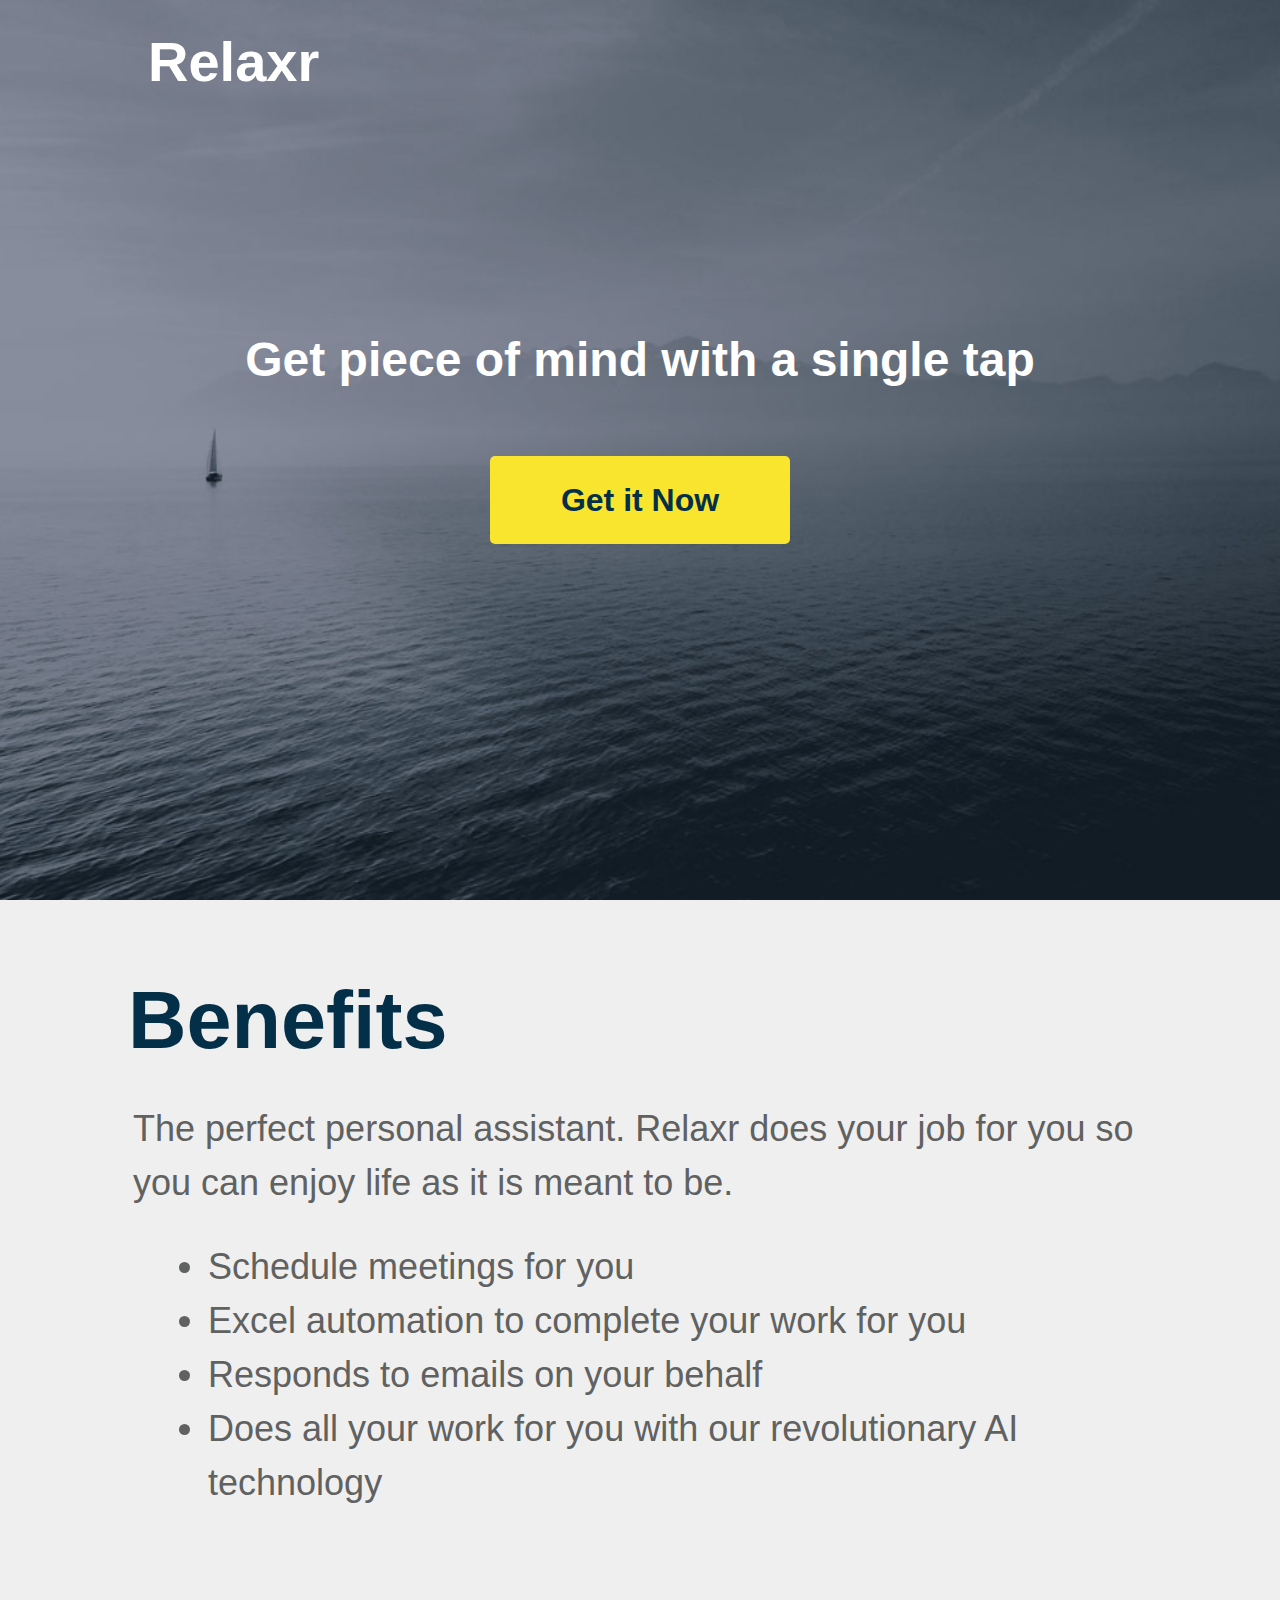
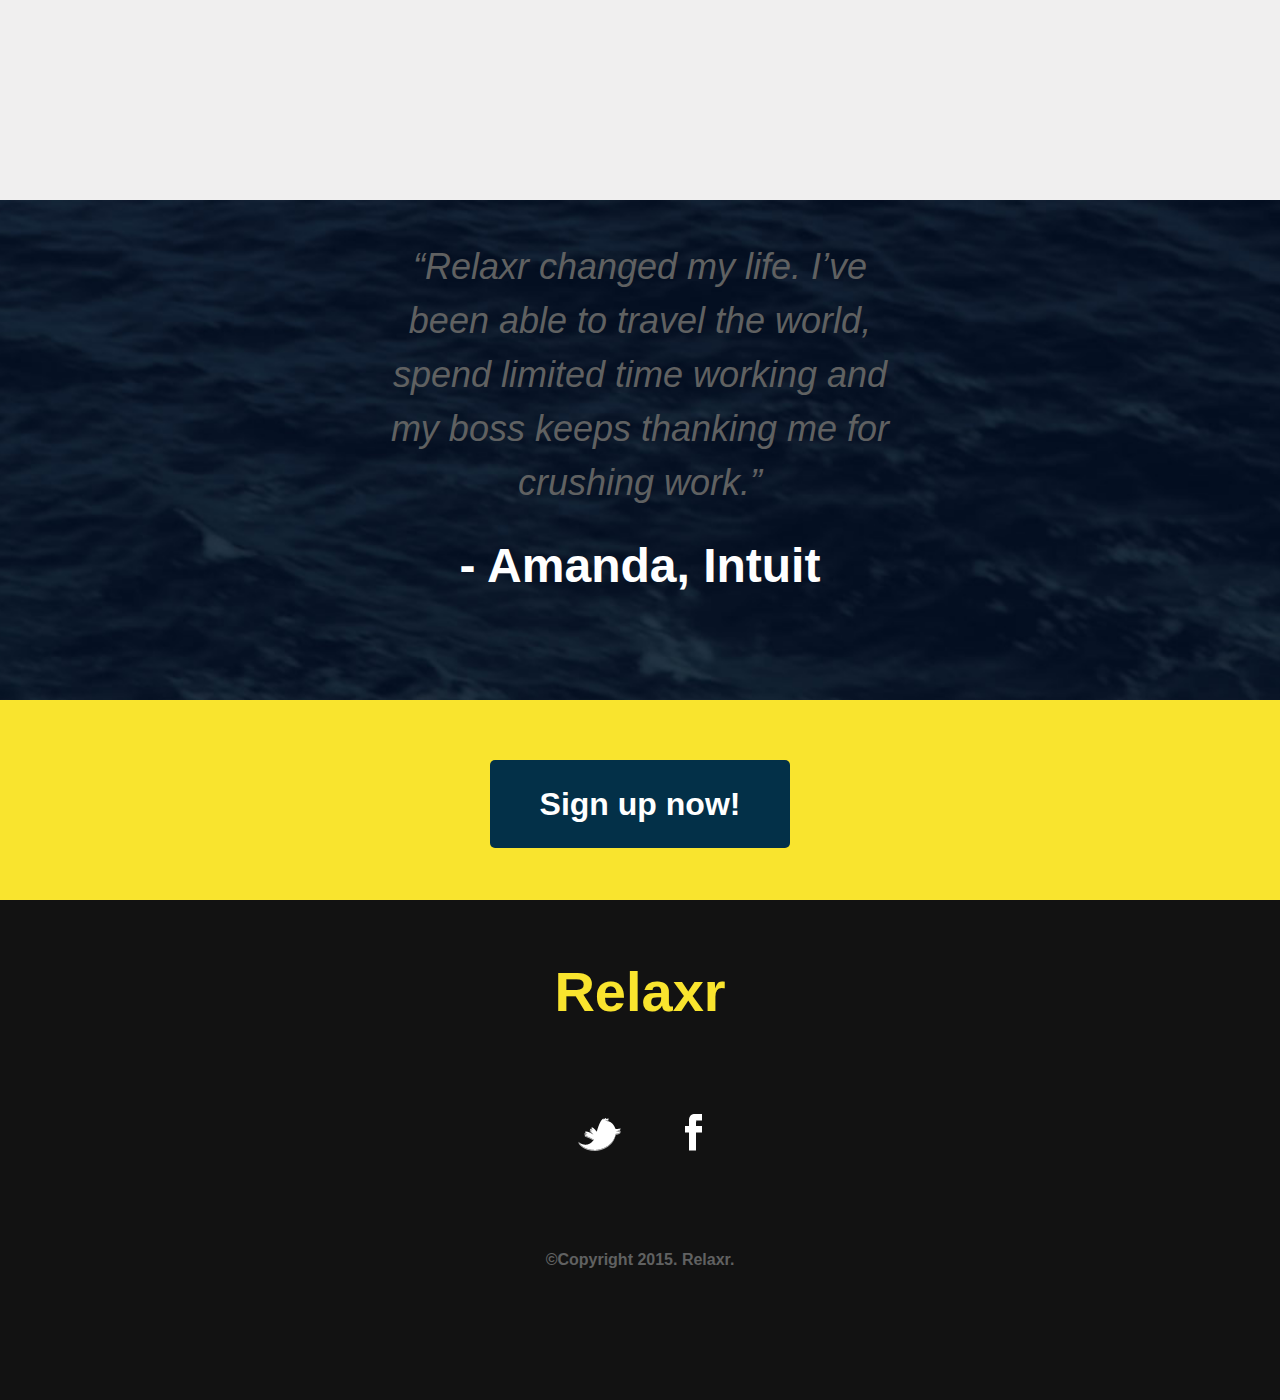
<file: index.html>
<!DOCTYPE html>
<html lang="en">
	<head>
  	<meta charset="utf-8">
  	<meta name="description" content="Your description goes here">
  	<meta name="keywords" content="one, two, three">

		<title>Relaxr</title>

		<!-- external CSS link -->
		<link rel="stylesheet" href="css/reset.css">
		<link rel="stylesheet" href="css/style.css">
		<link href="https://fonts.googleapis.com/css?family=Open+Sans:300,300i,400,600,800">
	</head>
	<body>
		<section class="intro">
			<div class="container">
				<header>
					<h1>Relaxr</h1>
				</header>
				<h2>Get piece of mind with a single tap</h2>
				<nav id="top"><a href="">Get it Now</a></nav>
			</div>
		</section>
		<section class="benefits">
			<div class="container">
			<h3>Benefits</h3>
			<p>The perfect personal assistant. Relaxr does your job for you so you can enjoy life as it is meant to be.</p>
			<ul>
				<li>Schedule meetings for you</li>
				<li>Excel automation to complete your work for you</li>
				<li>Responds to emails on your behalf</li>
				<li>Does all your work for you with our revolutionary AI technology</li>
			</ul>
			</div>
		</section>
		<section class="testimony">
			<div class="container">
				<blockquote>
					“Relaxr changed my life. I’ve been able to travel the world, spend limited time working and my boss keeps thanking me for crushing work.”
				</blockquote>
				<h2>- Amanda, Intuit </h2>
			</div>
		</section>
		<nav id="bottom"> <a href="">Sign up now!</a></nav>
		<footer>
			<div class=container>
				<h4>Relaxr</h4>
				<img src="./images/twitter.png" alt="Twitter logo">
				<img src="./images/facebook.png" alt="Facebook logo">
				<div>&copyCopyright 2015. Relaxr.</div>		
			</div>
		</footer>
	</body>
</html>
</file>
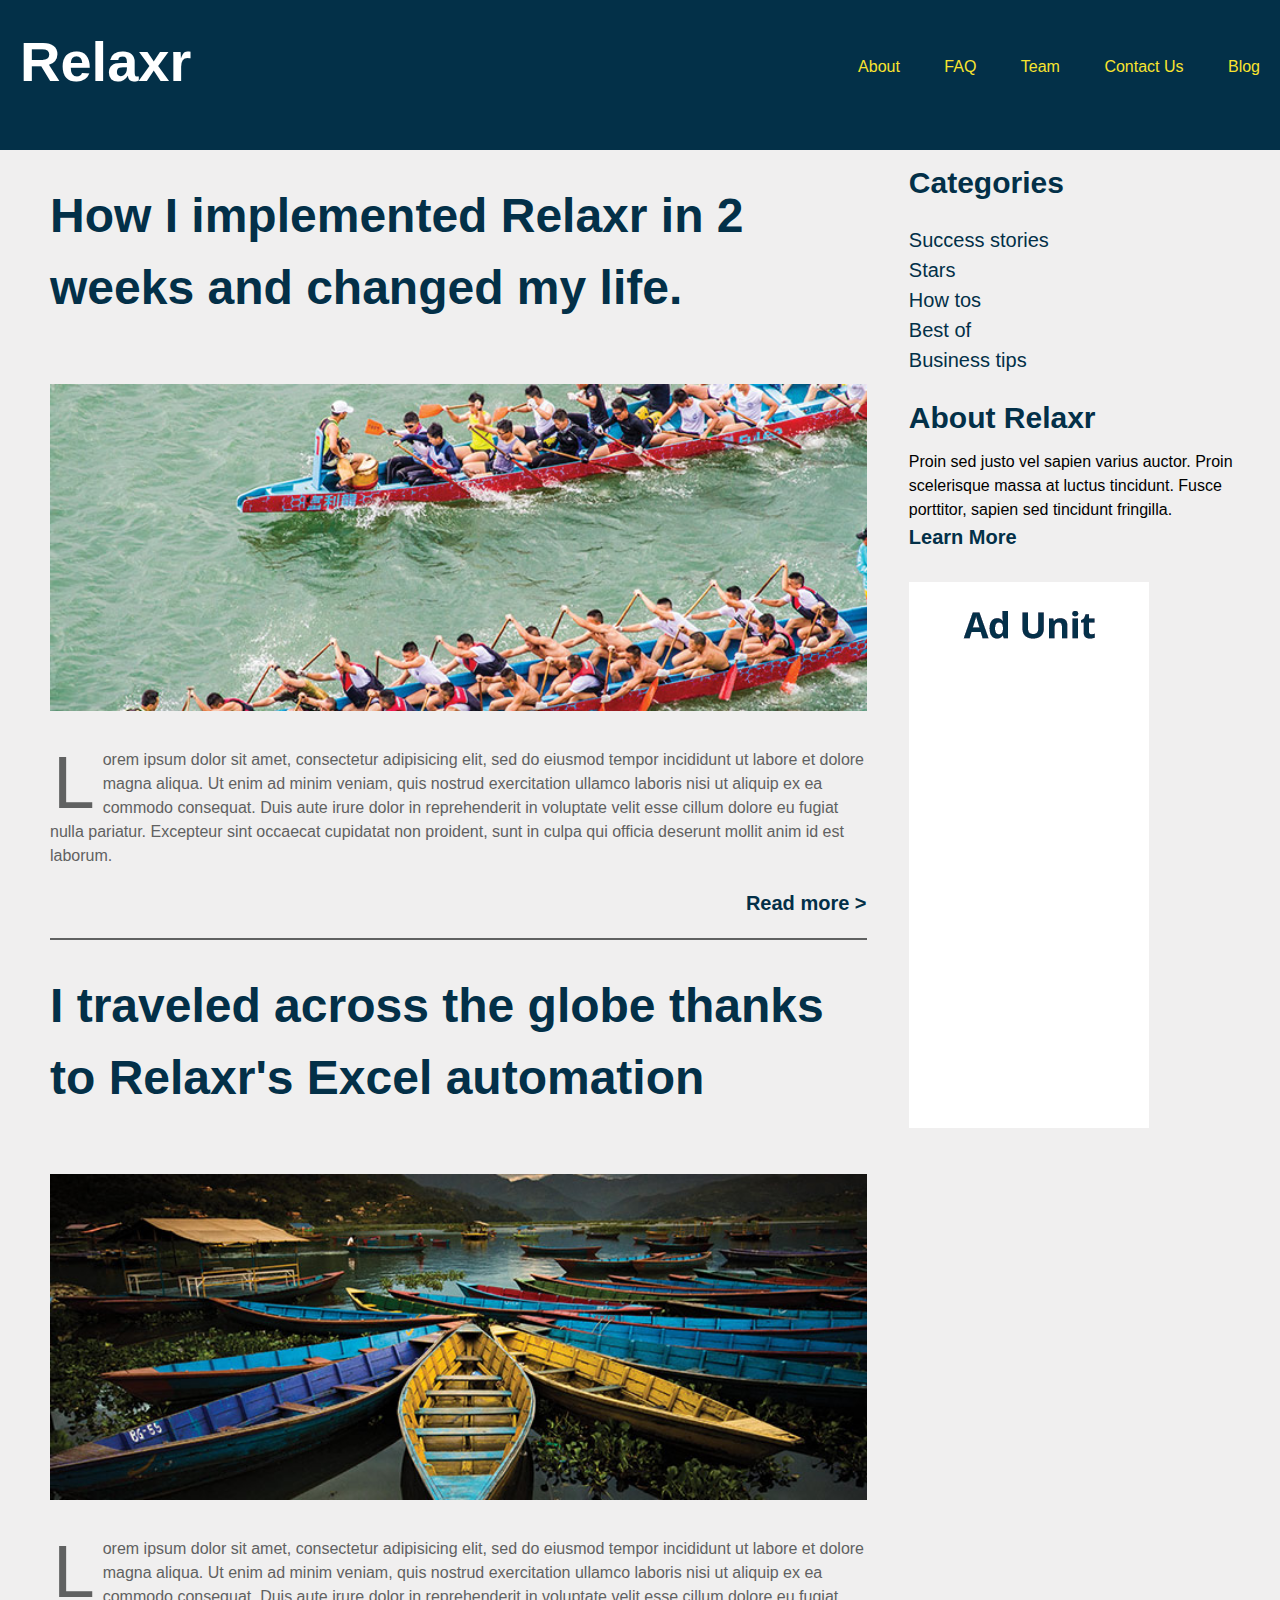
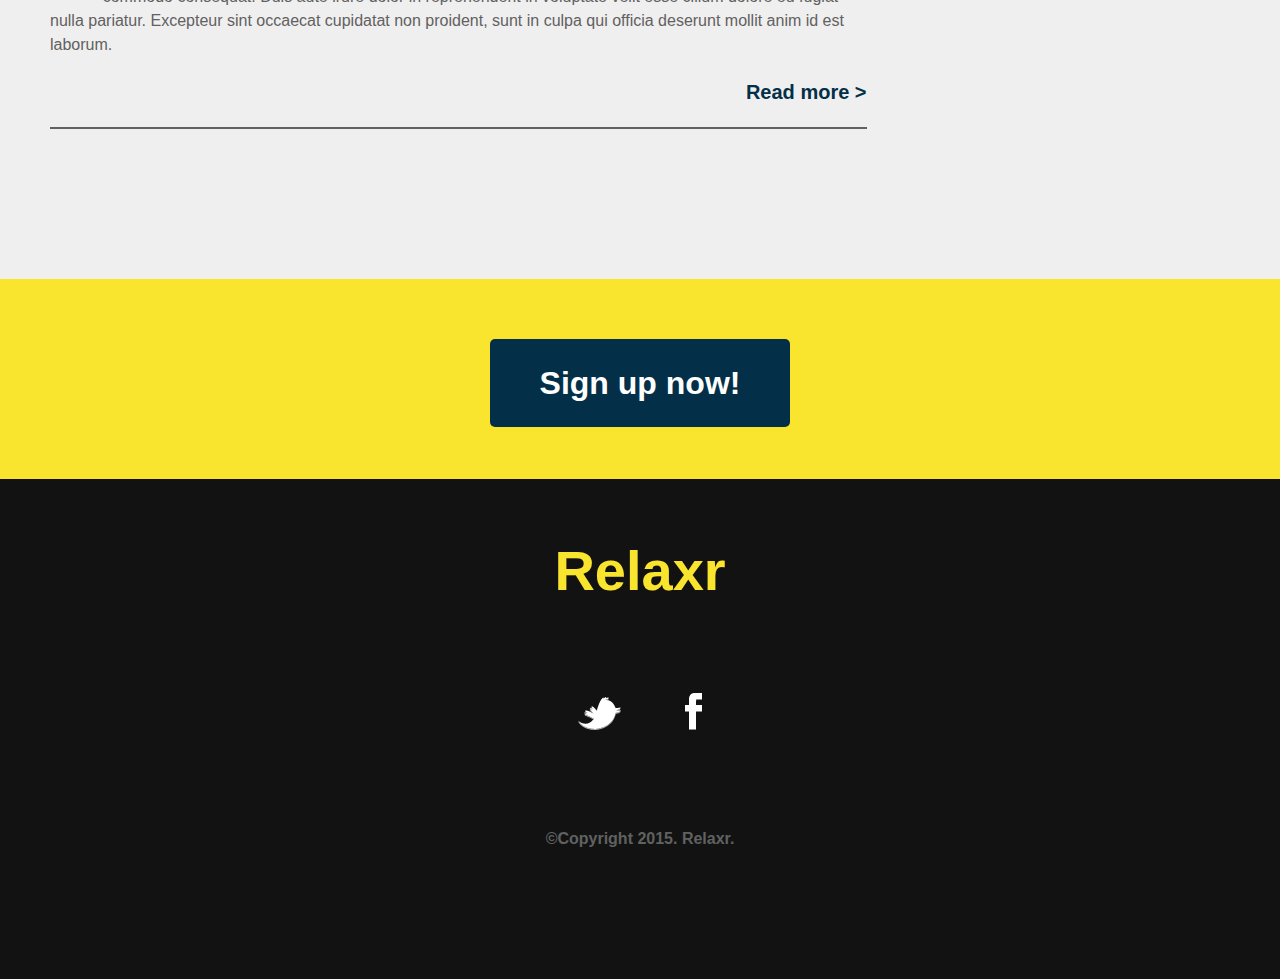
<file: blog.html>
<!DOCTYPE html>
<html lang="en">
	<head>
  	<meta charset="utf-8">
  	<meta name="blog" content="Relaxr blog page">
  	<meta name="Relaxr" content="travel, developing">

		<title>Relaxr</title>

		<!-- external CSS link -->
		<link rel="stylesheet" href="css/reset.css">
		<link rel="stylesheet" href="css/style.css">
		<link href="https://fonts.googleapis.com/css?family=Open+Sans:300,300i,400,600,800">
	</head>
	<body>
		<section class="blog_intro">
				<header>
					<h1>Relaxr</h1>
					<nav>
						<ul>
							<li><a href="">About</a></li>
							<li><a href="">FAQ</a></li>
							<li><a href="">Team</a></li>
							<li><a href="">Contact Us</a></li>
							<li><a href="">Blog</a></li>
						</ul>
					</nav>
				</header>
		</section>
		<main class="clearfix">
			<section class="column_1">
				<div class="other_container">
				<!-- <div class="container"> -->
					<div class="article">
						<h2>How I implemented Relaxr in 2 weeks and changed my life.</h2>
						<img src="./images/blog_photo1.jpg" alt="Rowing race">
						<p><span class="firstcharacter">L</span>orem ipsum dolor sit amet, consectetur adipisicing elit, sed do eiusmod
						tempor incididunt ut labore et dolore magna aliqua. Ut enim ad minim veniam,
						quis nostrud exercitation ullamco laboris nisi ut aliquip ex ea commodo
						consequat. Duis aute irure dolor in reprehenderit in voluptate velit esse
						cillum dolore eu fugiat nulla pariatur. Excepteur sint occaecat cupidatat non
						proident, sunt in culpa qui officia deserunt mollit anim id est laborum.</p>
						<nav><a href="">Read more ></a></nav>
					</div>
					<div class="article">	
						<h2>I traveled across the globe thanks to Relaxr's Excel automation</h2>
						<img src="./images/blog_photo2.jpg" alt="Scenic boats">
						<p><span class="firstcharacter">L</span>orem ipsum dolor sit amet, consectetur adipisicing elit, sed do eiusmod
						tempor incididunt ut labore et dolore magna aliqua. Ut enim ad minim veniam,
						quis nostrud exercitation ullamco laboris nisi ut aliquip ex ea commodo
						consequat. Duis aute irure dolor in reprehenderit in voluptate velit esse
						cillum dolore eu fugiat nulla pariatur. Excepteur sint occaecat cupidatat non
						proident, sunt in culpa qui officia deserunt mollit anim id est laborum.</p>
						<nav><a href="">Read more ></a></nav>
					</div>
				</div>
				<!-- </div> -->
			</section>
			<section class="column_2">
				<!-- <div class="container"> -->
					<div class="first">
						<h3>Categories</h2>
						<ul>
							<li>Success stories</li>
							<li>Stars</li>
							<li>How tos</li>
							<li>Best of</li>
							<li>Business tips</li>
						</ul>
					</div>
					<div class="second">
						<h3>About Relaxr</h2>
						<p>Proin sed justo vel sapien varius auctor. Proin scelerisque massa at luctus tincidunt. Fusce porttitor, sapien sed tincidunt fringilla.</p>
						<nav><a href="">Learn More</a></nav>
					</div>
				<!-- </div> -->
				<div class="third">
					<img src="./images/ad-unit.png" alt="Reserved for advertising">
				</div>
			</section>
	</main>
		<nav id="bottom"> <a href="">Sign up now!</a></nav>
		<footer>
			<div class=container>
				<h4>Relaxr</h4>
				<img src="./images/twitter.png" alt="Twitter logo">
				<img src="./images/facebook.png" alt="Facebook logo">
				<div>&copyCopyright 2015. Relaxr.</div>	
			</div>
		</footer>
	</body>
</html>
</file>
<file: css/style.css>
/*
Project Name: Relaxr landing page
Client: Relaxr
Author: Katie Dowden
Developer @GA in NYC
*/


/******************************************
/* SETUP
/*******************************************/

/* Box Model Hack */
* {
  box-sizing: border-box;
}

/* Clear fix hack */
.clearfix:before,
.clearfix:after {
    content: " ";
    display: table;
}

.clearfix:after {
    clear: both;
}

/******************************************
/* BASE STYLES
/*******************************************/

body {
	color: #000;
	line-height: 1.5;
	font-family: 'Open Sans', sans-serif;
}


/******************************************
/* LAYOUT
/*******************************************/

/* Center the container */
.container {
	max-width: 90%;
  margin: 0 auto;
  width: 1024px;
}

/******************************************
/* ADDITIONAL STYLES
/*******************************************/

.intro {
	background: url("../images/header_bg.jpg") no-repeat center top rgb(134,141,157);
	background-size: cover;
	height: 900px;
	}

h1	{
	color: white;
	padding: 20px;
	font-size: 350%;
	font-weight: 800;
	}

h2	{
	color: white;
	padding-top: 200px;
	font-size: 300%;
	font-weight: 600;
	text-align: center;
	}

#top 	{
	text-align: center;
	}

#top a	{
	background-color: #f9e42e;
	border-radius: 5px;
	text-decoration: none;
	font-size: 200%;
	font-weight: 800;
	color:#033048;
	text-align: center;
	padding: 20px;
	margin-top: 60px;
	display: inline-block;
	width: 300px;
	}

.benefits	{
	background-color: #f0efef;
	height: 900px;
	padding-top: 60px;
	font-size: 225%;
	font-weight: 300;
	color: #606161;
	}

h3	{ 
	color: #033048;
	font-size: 225%;
	font-weight: 600;
	margin-bottom: 20px;
	}

.benefits p 	{
	padding-left: 5px;
	}

ul 	{
	padding-left: 80px;
	margin-top: 30px;
	list-style-type: disc;

	}

.testimony 	{
	background: url("../images/testimonial_bg.jpg") no-repeat center top rgb(134,141,157);
	background-size: cover;
	height: 500px;
	}

blockquote	{
	text-align: center;
	color: #606161;
	width: 500px;
	padding-top: 40px;
	margin: 0 auto;
	font-size: 225%;
	font-weight: 300;
	font-style: italic;
	}

.testimony h2	{
	padding-top: 20px;
	}

#bottom		{
	background-color: #f9e42e;
	height: 200px;
	text-align: center;
	}

#bottom a 	{
	background-color: #033048;
	border-radius: 5px;
	text-decoration: none;
	font-size: 200%;
	font-weight: 800;
	color: white;
	text-align: center;
	padding: 20px;
	margin-top: 60px;
	display: inline-block;
	width: 300px;
	}

footer	{
	background-color: #121212;
	height: 500px;
	text-align: center;
	}

h4 		{
	color: #f9e42e;
	padding: 50px;
	font-size: 350%;
	font-weight: 800;
	text-align: center;
	}

img 	{
	padding: 30px;
	}

.container div 	{
	padding: 60px;
	font-weight: 600;
	color: #606161;
	}

.blog_intro 	{
	background-color: #033048;
	height: 150px;
	}
header ul 	{
	padding: 25px 0px 25px 0px; 
	}
header li 	{
	display: inline-block;
	}

header li a 	{
	color: #f9e42e;
	text-decoration: none;
	padding: 20px;
	text-align: right;
	}

header nav 	{
	float: right;
	}

.blog_intro h1 	{
	float: left;
	}

main 	{
	background-color: #f0efef;
	}

.column_1 	{
	float: left;
	display: inline-block;
	width: 69%;
	padding-bottom: 150px
	}

.column_2 	{
	float: right;
	display: inline-block;
	width: 29%;
	}

.column_1 h2 	{
	color: #033048;
	font-weight: 600;
	padding: 30px 0px;
	text-align: left;
	}

.article 	{
	padding-bottom: 20px;
	border-bottom: 2px solid #606161;
	margin-right: 2%;
	}

.column_1 img 	{
	width: 100%;
	padding: 30px 0px 30px 0px;
	}

.article nav	{
	text-align: right;
	padding-top: 20px;
	} 

.article a 		{
	color: #033048;
	text-decoration: none;
	font-weight: 600;
	font-size: 20px;
	}

.column_2 h3 	{
	color: #033048;
	padding: 0px 0px 10px 0px;
	margin: 0px;
	font-weight: 800;
	font-size: 30px;
	}

.column_2 li 	{
	color: #033048;
	font-weight: 300;
	list-style-type: none;
	font-size: 20px;
	padding: 0px;
	}

.column_2 ul	{
	padding: 0px;
	margin-top: 10px;
	}

.advert 	{
	padding-right: 30px;
	align-items: left;
	}

.column_2 div 	{
	padding: 10px 0px;
	}

.column_2 a 		{
	color: #033048;
	text-decoration: none;
	font-weight: 600;
	font-size: 20px;
	}

.column_1 p 	{
	color: #606161;
	}

column_2 p 	{
	font-weight: 300;
	color: #033048;
	}

.other_container 	{
	padding-left: 50px;
	}

.third img{
	padding: 10px 0px 0px 0px;
	max-width: 100%;
	height: auto;
	}

.firstcharacter 	{
	  float: left;
	  font-size: 75px;
	  line-height: 60px;
	  padding-top: 4px;
	  padding-right: 8px;
	  padding-left: 3px;
	}

a:hover, a:visited	{
	font-size: 125%;
	text-decoration: underline;
	}
</file>
